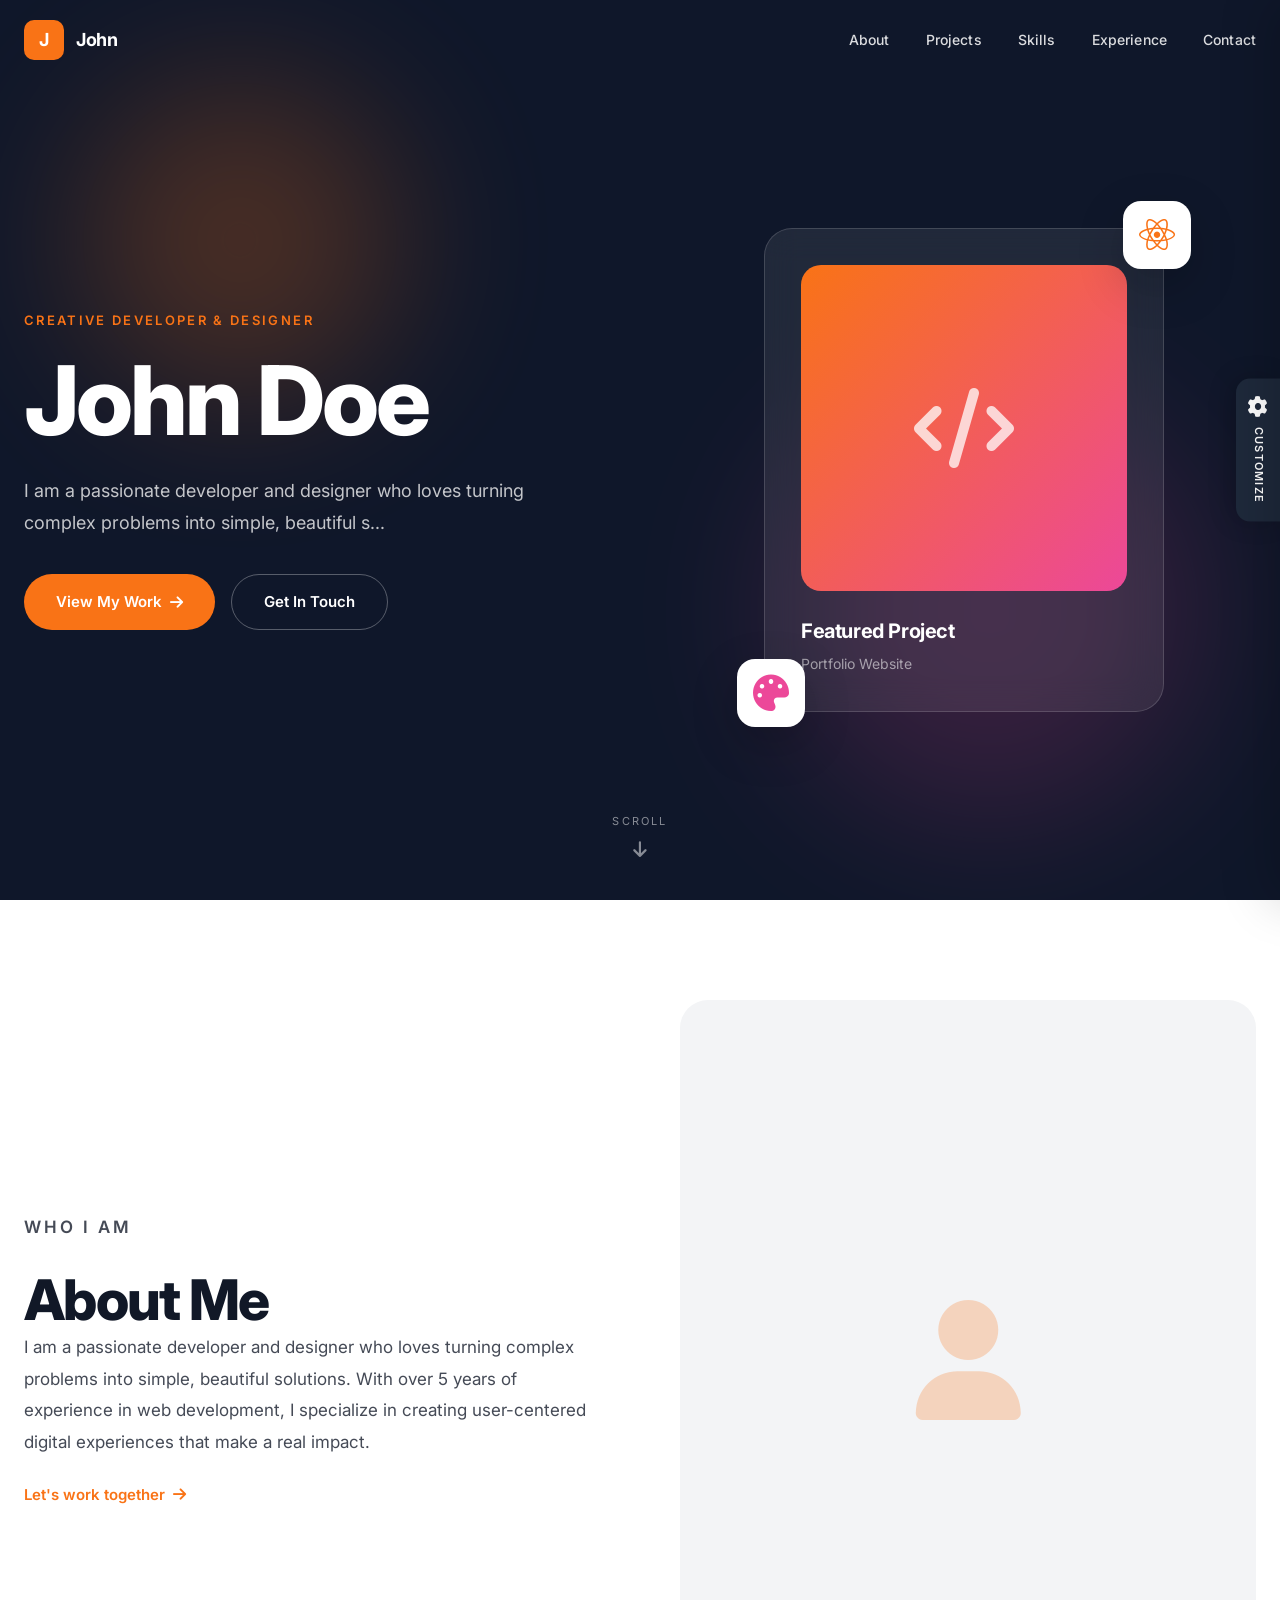
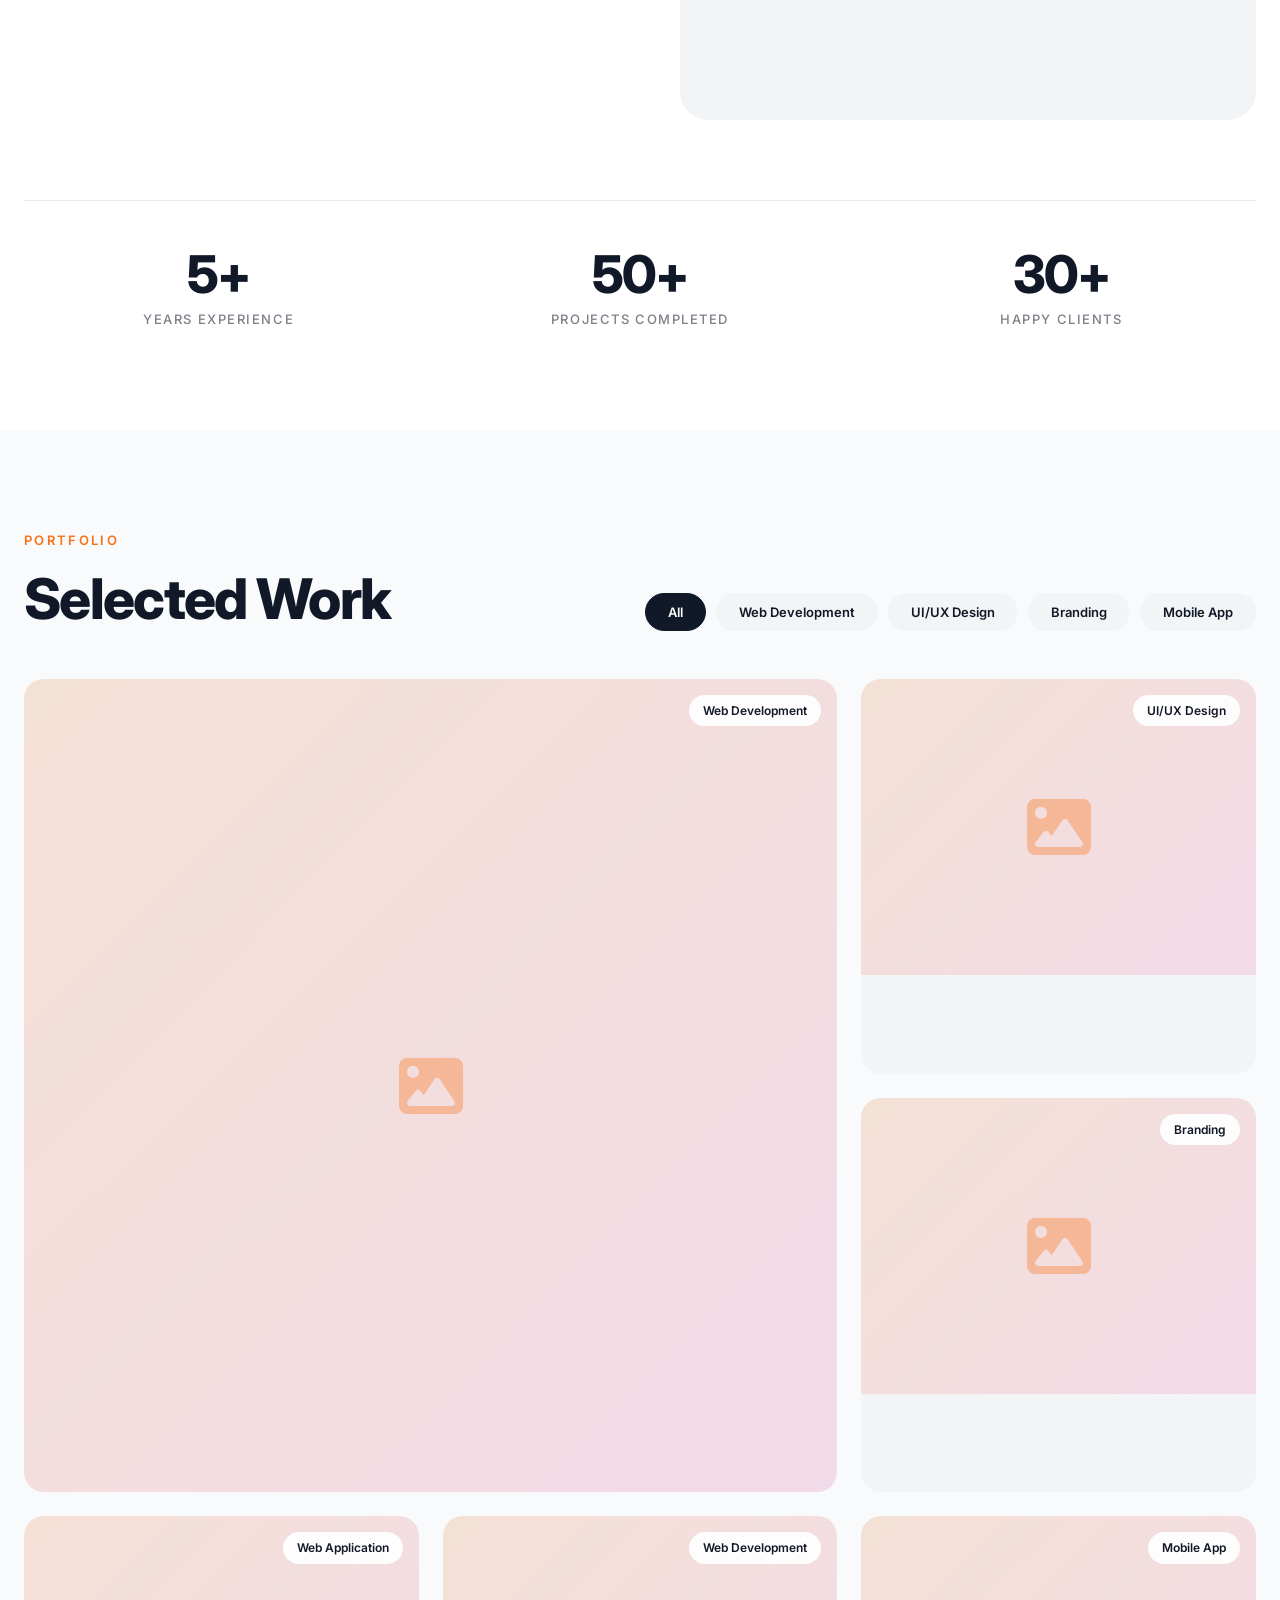
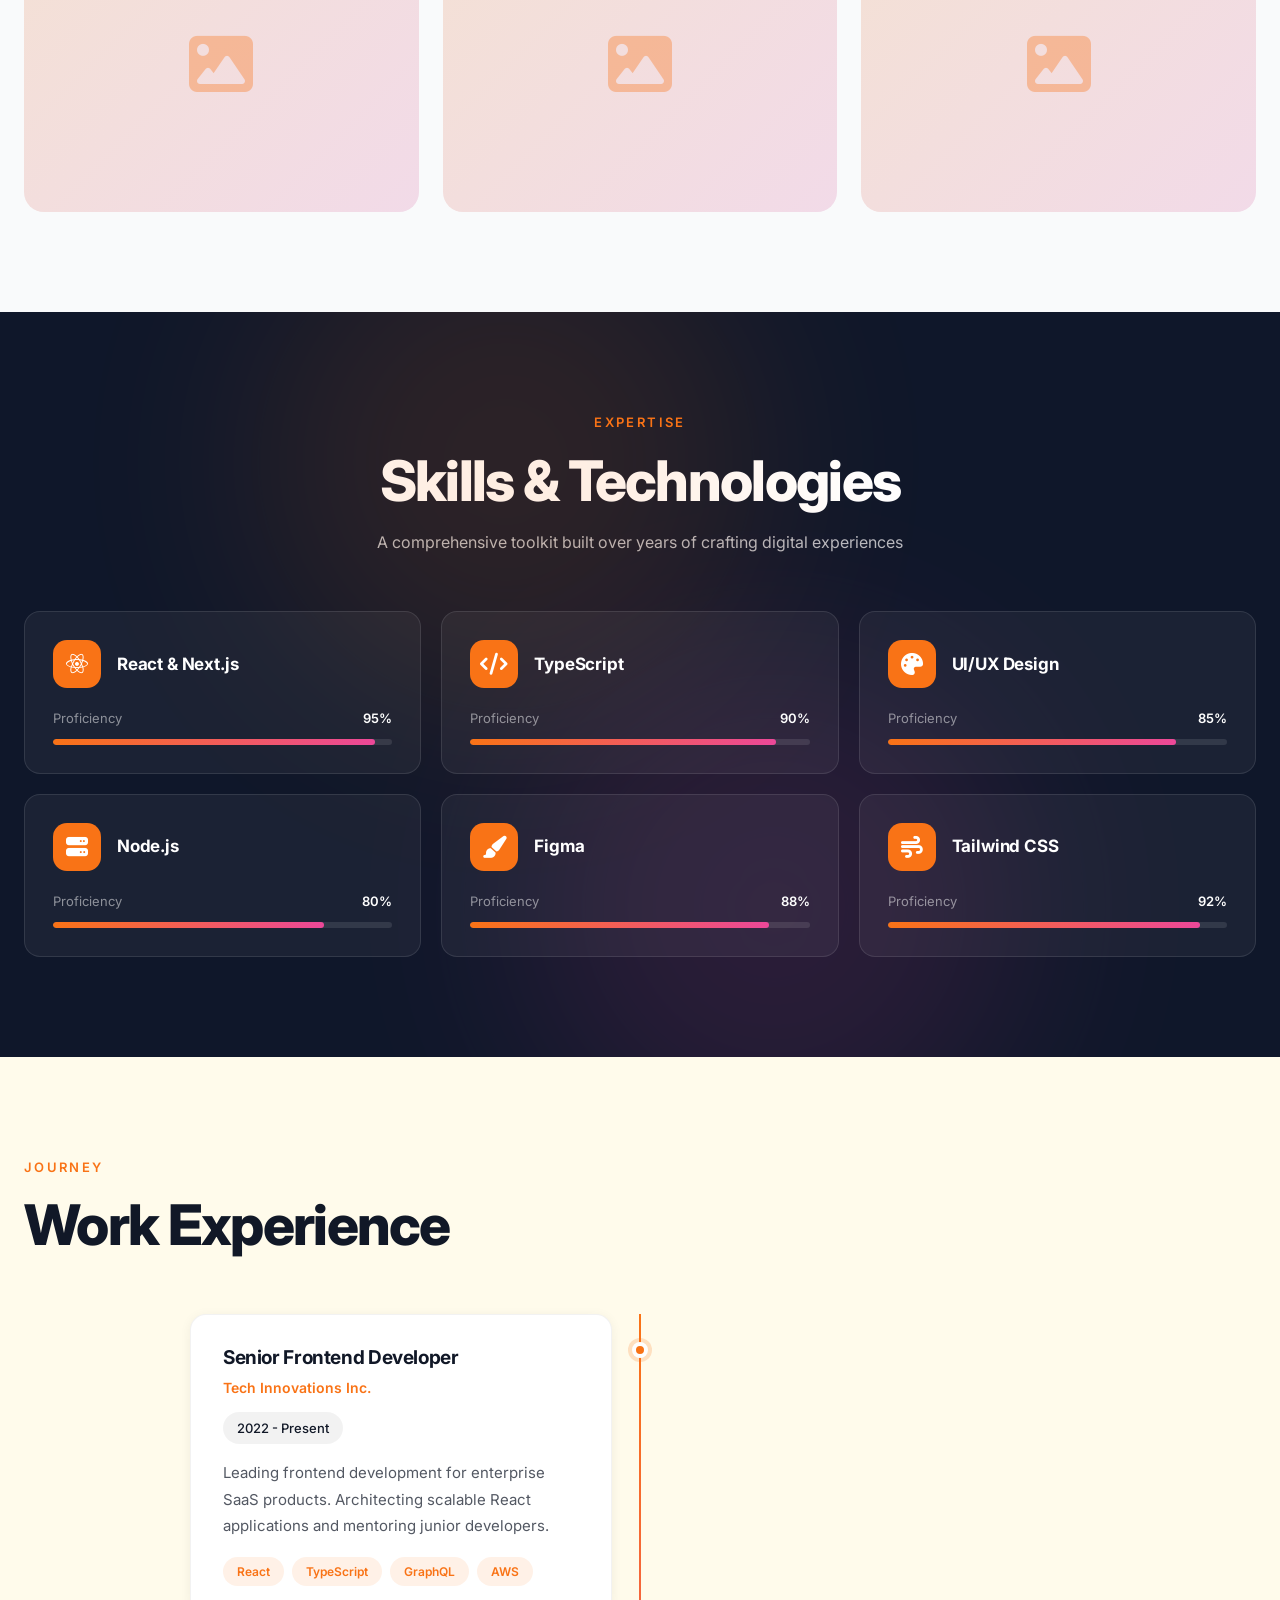
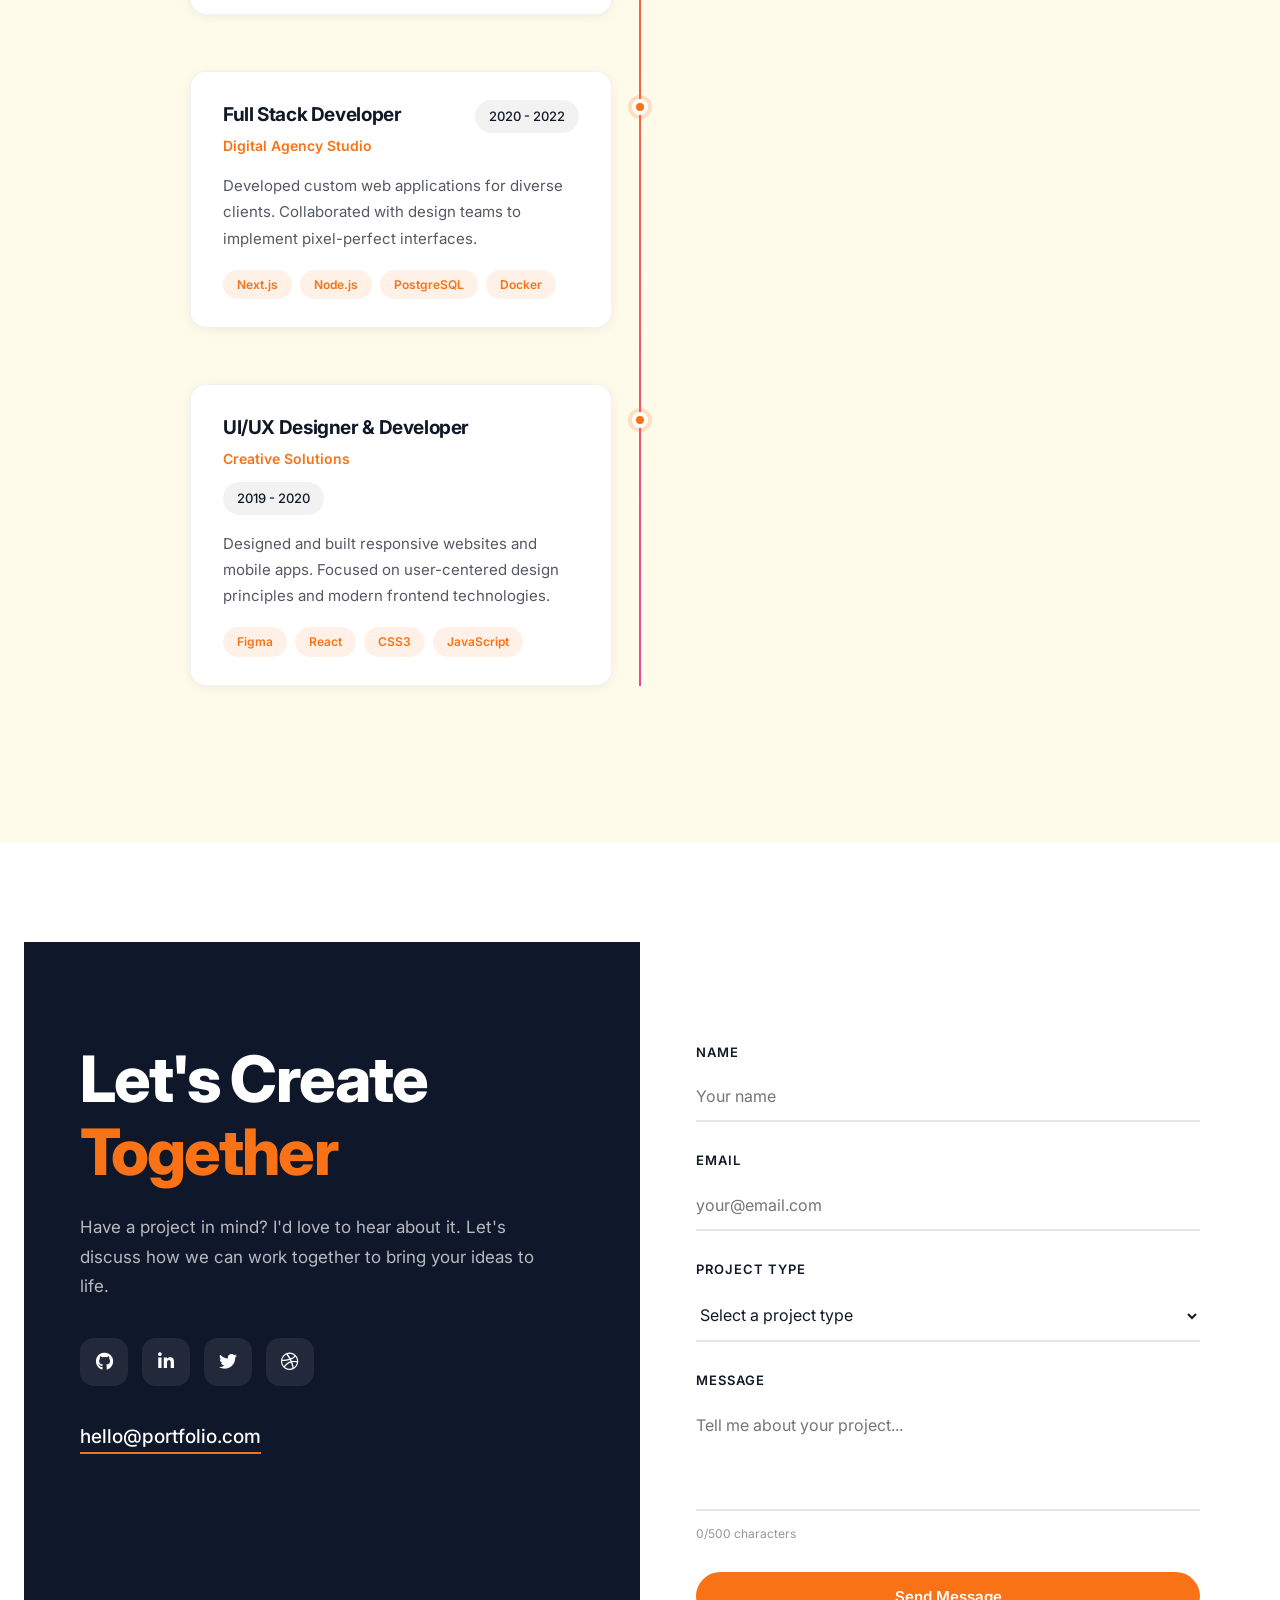
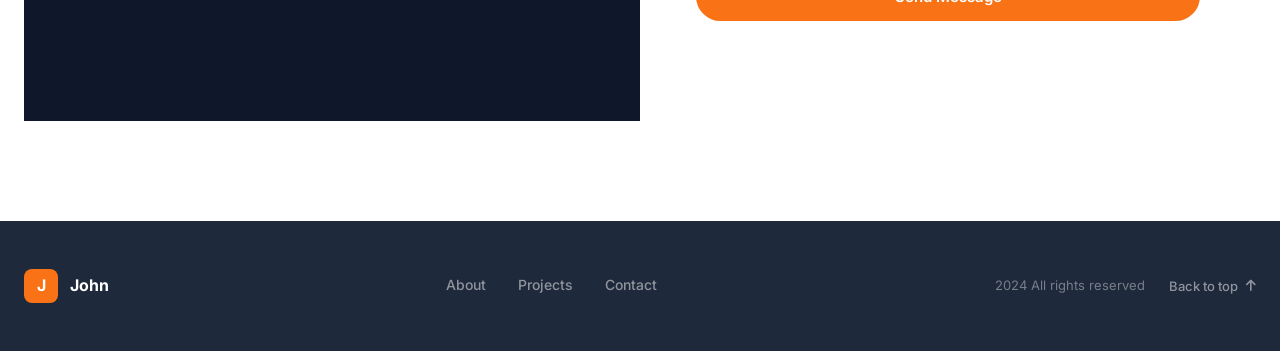
<file: index.html>
<!DOCTYPE html>
<html lang="en">

<head>
    <meta charset="UTF-8">
    <meta name="viewport" content="width=device-width, initial-scale=1.0">
    <title>Customizable Portfolio</title>
    <link
        href="https://fonts.googleapis.com/css2?family=Inter:wght@300;400;500;600;700&family=Poppins:wght@300;400;500;600;700&family=Raleway:wght@300;400;500;600;700&family=Space+Grotesk:wght@300;400;500;600;700&family=DM+Sans:wght@300;400;500;600;700&family=Playfair+Display:wght@400;500;600;700&display=swap"
        rel="stylesheet">
    <link rel="stylesheet" href="https://cdnjs.cloudflare.com/ajax/libs/font-awesome/6.4.0/css/all.min.css">
    <link rel="stylesheet" href="style.css">
</head>

<body>
    <!-- Navigation -->
    <nav class="navbar" id="navbar">
        <div class="navbar-inner">
            <a href="#" class="logo">
                <div class="logo-icon" id="logoIcon">J</div>
                <span class="logo-text" id="logoText">John</span>
            </a>
            <div class="nav-links">
                <a href="#about">About</a>
                <a href="#projects">Projects</a>
                <a href="#skills">Skills</a>
                <a href="#experience">Experience</a>
                <a href="#contact">Contact</a>
            </div>
            <button class="mobile-menu-btn" id="mobileMenuBtn">
                <i class="fas fa-bars"></i>
            </button>
        </div>
    </nav>
    <!-- Mobile Menu -->
    <div class="mobile-menu" id="mobileMenu">
        <a href="#about">About</a>
        <a href="#projects">Projects</a>
        <a href="#skills">Skills</a>
        <a href="#experience">Experience</a>
        <a href="#contact">Contact</a>
    </div>
    <!-- Hero Section -->
    <section class="hero" id="hero">
        <div class="hero-bg-shapes">
            <div class="hero-shape-1"></div>
            <div class="hero-shape-2"></div>
        </div>
        <div class="hero-content">
            <div class="hero-text">
                <p class="hero-tagline fade-in" id="heroTagline">Creative Developer & Designer</p>
                <h1 class="hero-title fade-in" id="heroTitle">John Doe</h1>
                <p class="hero-bio fade-in" id="heroBio">I am a passionate developer and designer who loves turning
                    complex problems into simple, beautiful solutions...</p>
                <div class="hero-buttons fade-in">
                    <a href="#projects" class="btn btn-primary">
                        View My Work <i class="fas fa-arrow-right"></i>
                    </a>
                    <a href="#contact" class="btn btn-outline">Get In Touch</a>
                </div>
            </div>
            <div class="hero-visual slide-right">
                <div class="hero-card">
                    <div class="hero-card-image">
                        <i class="fas fa-code"></i>
                    </div>
                    <h3>Featured Project</h3>
                    <p>Portfolio Website</p>
                    <div class="floating-icon floating-icon-1">
                        <i class="fab fa-react"></i>
                    </div>
                    <div class="floating-icon floating-icon-2">
                        <i class="fas fa-palette"></i>
                    </div>
                </div>
            </div>
        </div>
        <div class="scroll-indicator">
            <span>Scroll</span>
            <i class="fas fa-arrow-down"></i>
        </div>
    </section>
    <!-- About Section -->
    <section class="about" id="about">
        <div class="section-container">
            <div class="about-grid">
                <div class="about-text slide-left">
                    <p class="section-tagline">Who I Am</p>
                    <h2 class="section-title">About Me</h2>
                    <p id="aboutBio">I am a passionate developer and designer who loves turning complex problems into
                        simple, beautiful solutions. With over 5 years of experience in web development, I specialize in
                        creating user-centered digital experiences that make a real impact.</p>
                    <a href="#contact" class="about-link">
                        Let's work together <i class="fas fa-arrow-right"></i>
                    </a>
                </div>
                <div class="about-image slide-right">
                    <div class="about-image-main">
                        <i class="fas fa-user"></i>
                    </div>
                    <div class="about-image-accent-1"></div>
                    <div class="about-image-accent-2"></div>
                </div>
            </div>
            <div class="stats fade-in">
                <div class="stat">
                    <div class="stat-number">5+</div>
                    <div class="stat-label">Years Experience</div>
                </div>
                <div class="stat">
                    <div class="stat-number">50+</div>
                    <div class="stat-label">Projects Completed</div>
                </div>
                <div class="stat">
                    <div class="stat-number">30+</div>
                    <div class="stat-label">Happy Clients</div>
                </div>
            </div>
        </div>
    </section>
    <!-- Projects Section -->
    <section class="projects" id="projects">
        <div class="section-container">
            <div class="projects-header fade-in">
                <div>
                    <p class="section-tagline">Portfolio</p>
                    <h2 class="section-title">Selected Work</h2>
                </div>
                <div class="filter-buttons">
                    <button class="filter-btn active" data-filter="all">All</button>
                    <button class="filter-btn" data-filter="web">Web Development</button>
                    <button class="filter-btn" data-filter="ui">UI/UX Design</button>
                    <button class="filter-btn" data-filter="branding">Branding</button>
                    <button class="filter-btn" data-filter="mobile">Mobile App</button>
                </div>
            </div>
            <div class="projects-grid" id="projectsGrid">
                <div class="project-card large scale-in" data-category="web">
                    <div class="project-image">
                        <i class="fas fa-image"></i>
                        <div class="project-overlay">
                            <span class="project-category">Web Development</span>
                            <h3 class="project-title">E-Commerce Platform</h3>
                        </div>
                    </div>
                    <span class="project-tag">Web Development</span>
                </div>
                <div class="project-card scale-in" data-category="ui">
                    <div class="project-image">
                        <i class="fas fa-image"></i>
                        <div class="project-overlay">
                            <span class="project-category">UI/UX Design</span>
                            <h3 class="project-title">Mobile Banking App</h3>
                        </div>
                    </div>
                    <span class="project-tag">UI/UX Design</span>
                </div>
                <div class="project-card scale-in" data-category="branding">
                    <div class="project-image">
                        <i class="fas fa-image"></i>
                        <div class="project-overlay">
                            <span class="project-category">Branding</span>
                            <h3 class="project-title">Brand Identity</h3>
                        </div>
                    </div>
                    <span class="project-tag">Branding</span>
                </div>
                <div class="project-card scale-in" data-category="web">
                    <div class="project-image">
                        <i class="fas fa-image"></i>
                        <div class="project-overlay">
                            <span class="project-category">Web Application</span>
                            <h3 class="project-title">SaaS Dashboard</h3>
                        </div>
                    </div>
                    <span class="project-tag">Web Application</span>
                </div>
                <div class="project-card scale-in" data-category="web">
                    <div class="project-image">
                        <i class="fas fa-image"></i>
                        <div class="project-overlay">
                            <span class="project-category">Web Development</span>
                            <h3 class="project-title">Travel Booking Site</h3>
                        </div>
                    </div>
                    <span class="project-tag">Web Development</span>
                </div>
                <div class="project-card scale-in" data-category="mobile">
                    <div class="project-image">
                        <i class="fas fa-image"></i>
                        <div class="project-overlay">
                            <span class="project-category">Mobile App</span>
                            <h3 class="project-title">Fitness App</h3>
                        </div>
                    </div>
                    <span class="project-tag">Mobile App</span>
                </div>
            </div>
        </div>
    </section>
    <!-- Skills Section -->
    <section class="skills" id="skills">
        <div class="section-container">
            <div class="section-header fade-in" style="text-align: center;">
                <p class="section-tagline">Expertise</p>
                <h2 class="section-title">Skills & Technologies</h2>
                <p style="color: rgba(255,255,255,0.7); max-width: 600px; margin: 16px auto 0;">A comprehensive toolkit
                    built over years of crafting digital experiences</p>
            </div>
            <div class="skills-grid">
                <div class="skill-card scale-in">
                    <div class="skill-header">
                        <div class="skill-icon"><i class="fab fa-react"></i></div>
                        <span class="skill-name">React & Next.js</span>
                    </div>
                    <div class="skill-bar">
                        <div class="skill-bar-header">
                            <span>Proficiency</span>
                            <span>95%</span>
                        </div>
                        <div class="skill-progress">
                            <div class="skill-progress-bar" style="width: 0;" data-width="95"></div>
                        </div>
                    </div>
                </div>
                <div class="skill-card scale-in">
                    <div class="skill-header">
                        <div class="skill-icon"><i class="fas fa-code"></i></div>
                        <span class="skill-name">TypeScript</span>
                    </div>
                    <div class="skill-bar">
                        <div class="skill-bar-header">
                            <span>Proficiency</span>
                            <span>90%</span>
                        </div>
                        <div class="skill-progress">
                            <div class="skill-progress-bar" style="width: 0;" data-width="90"></div>
                        </div>
                    </div>
                </div>
                <div class="skill-card scale-in">
                    <div class="skill-header">
                        <div class="skill-icon"><i class="fas fa-palette"></i></div>
                        <span class="skill-name">UI/UX Design</span>
                    </div>
                    <div class="skill-bar">
                        <div class="skill-bar-header">
                            <span>Proficiency</span>
                            <span>85%</span>
                        </div>
                        <div class="skill-progress">
                            <div class="skill-progress-bar" style="width: 0;" data-width="85"></div>
                        </div>
                    </div>
                </div>
                <div class="skill-card scale-in">
                    <div class="skill-header">
                        <div class="skill-icon"><i class="fas fa-server"></i></div>
                        <span class="skill-name">Node.js</span>
                    </div>
                    <div class="skill-bar">
                        <div class="skill-bar-header">
                            <span>Proficiency</span>
                            <span>80%</span>
                        </div>
                        <div class="skill-progress">
                            <div class="skill-progress-bar" style="width: 0;" data-width="80"></div>
                        </div>
                    </div>
                </div>
                <div class="skill-card scale-in">
                    <div class="skill-header">
                        <div class="skill-icon"><i class="fas fa-paint-brush"></i></div>
                        <span class="skill-name">Figma</span>
                    </div>
                    <div class="skill-bar">
                        <div class="skill-bar-header">
                            <span>Proficiency</span>
                            <span>88%</span>
                        </div>
                        <div class="skill-progress">
                            <div class="skill-progress-bar" style="width: 0;" data-width="88"></div>
                        </div>
                    </div>
                </div>
                <div class="skill-card scale-in">
                    <div class="skill-header">
                        <div class="skill-icon"><i class="fas fa-wind"></i></div>
                        <span class="skill-name">Tailwind CSS</span>
                    </div>
                    <div class="skill-bar">
                        <div class="skill-bar-header">
                            <span>Proficiency</span>
                            <span>92%</span>
                        </div>
                        <div class="skill-progress">
                            <div class="skill-progress-bar" style="width: 0;" data-width="92"></div>
                        </div>
                    </div>
                </div>
            </div>
        </div>
    </section>
    <!-- Experience Section -->
    <section class="experience" id="experience">
        <div class="section-container">
            <div class="section-header fade-in">
                <p class="section-tagline">Journey</p>
                <h2 class="section-title">Work Experience</h2>
            </div>
            <div class="timeline">
                <div class="timeline-item fade-in">
                    <div class="timeline-dot"></div>
                    <div class="timeline-content">
                        <div class="timeline-header">
                            <div>
                                <h3 class="timeline-title">Senior Frontend Developer</h3>
                                <p class="timeline-company">Tech Innovations Inc.</p>
                            </div>
                            <span class="timeline-period">2022 - Present</span>
                        </div>
                        <p class="timeline-desc">Leading frontend development for enterprise SaaS products. Architecting
                            scalable React applications and mentoring junior developers.</p>
                        <div class="timeline-skills">
                            <span class="timeline-skill">React</span>
                            <span class="timeline-skill">TypeScript</span>
                            <span class="timeline-skill">GraphQL</span>
                            <span class="timeline-skill">AWS</span>
                        </div>
                    </div>
                    <div></div>
                </div>
                <div class="timeline-item fade-in">
                    <div class="timeline-dot"></div>
                    <div></div>
                    <div class="timeline-content">
                        <div class="timeline-header">
                            <div>
                                <h3 class="timeline-title">Full Stack Developer</h3>
                                <p class="timeline-company">Digital Agency Studio</p>
                            </div>
                            <span class="timeline-period">2020 - 2022</span>
                        </div>
                        <p class="timeline-desc">Developed custom web applications for diverse clients. Collaborated
                            with design teams to implement pixel-perfect interfaces.</p>
                        <div class="timeline-skills">
                            <span class="timeline-skill">Next.js</span>
                            <span class="timeline-skill">Node.js</span>
                            <span class="timeline-skill">PostgreSQL</span>
                            <span class="timeline-skill">Docker</span>
                        </div>
                    </div>
                </div>
                <div class="timeline-item fade-in">
                    <div class="timeline-dot"></div>
                    <div class="timeline-content">
                        <div class="timeline-header">
                            <div>
                                <h3 class="timeline-title">UI/UX Designer & Developer</h3>
                                <p class="timeline-company">Creative Solutions</p>
                            </div>
                            <span class="timeline-period">2019 - 2020</span>
                        </div>
                        <p class="timeline-desc">Designed and built responsive websites and mobile apps. Focused on
                            user-centered design principles and modern frontend technologies.</p>
                        <div class="timeline-skills">
                            <span class="timeline-skill">Figma</span>
                            <span class="timeline-skill">React</span>
                            <span class="timeline-skill">CSS3</span>
                            <span class="timeline-skill">JavaScript</span>
                        </div>
                    </div>
                    <div></div>
                </div>
            </div>
        </div>
    </section>
    <!-- Contact Section -->
    <section class="contact" id="contact">
        <div class="contact-left slide-left">
            <h2>Let's Create<br><span>Together</span></h2>
            <p>Have a project in mind? I'd love to hear about it. Let's discuss how we can work together to bring your
                ideas to life.</p>
            <div class="social-links">
                <a href="#" class="social-link"><i class="fab fa-github"></i></a>
                <a href="#" class="social-link"><i class="fab fa-linkedin-in"></i></a>
                <a href="#" class="social-link"><i class="fab fa-twitter"></i></a>
                <a href="#" class="social-link"><i class="fab fa-dribbble"></i></a>
            </div>
            <a href="mailto:hello@portfolio.com" class="contact-email" id="contactEmail">hello@portfolio.com</a>
        </div>
        <div class="contact-right slide-right">
            <form id="contactForm">
                <div class="form-group">
                    <label>Name</label>
                    <input type="text" name="name" placeholder="Your name" required>
                </div>
                <div class="form-group">
                    <label>Email</label>
                    <input type="email" name="email" placeholder="your@email.com" required>
                </div>
                <div class="form-group">
                    <label>Project Type</label>
                    <select name="project_type">
                        <option value="">Select a project type</option>
                        <option value="web_development">Web Development</option>
                        <option value="ui_ux_design">UI/UX Design</option>
                        <option value="branding">Branding</option>
                        <option value="consulting">Consulting</option>
                        <option value="other">Other</option>
                    </select>
                </div>
                <div class="form-group">
                    <label>Message</label>
                    <textarea name="message" rows="4" placeholder="Tell me about your project..." maxlength="500"
                        required></textarea>
                    <p class="char-count">0/500 characters</p>
                </div>
                <button type="submit" class="btn btn-primary" style="width: 100%; justify-content: center;">
                    Send Message
                </button>
            </form>
            <div class="form-success" id="formSuccess" style="display: none;">
                <div class="form-success-icon">
                    <i class="fas fa-check"></i>
                </div>
                <h3>Message Sent!</h3>
                <p>Thank you for reaching out. I'll get back to you soon.</p>
            </div>
        </div>
    </section>
    <!-- Footer -->
    <footer>
        <div class="footer-content">
            <div class="footer-logo">
                <div class="footer-logo-icon" id="footerLogoIcon">J</div>
                <span class="footer-logo-text" id="footerLogoText">John</span>
            </div>
            <div class="footer-links">
                <a href="#about">About</a>
                <a href="#projects">Projects</a>
                <a href="#contact">Contact</a>
            </div>
            <div class="footer-right">
                <span class="footer-copyright">2024 All rights reserved</span>
                <button class="back-to-top" id="backToTop">
                    Back to top <i class="fas fa-arrow-up"></i>
                </button>
            </div>
        </div>
    </footer>
    <!-- Customization Panel -->
    <div class="customize-toggle" id="customizeToggle">
        <i class="fas fa-cog"></i>
        <span>CUSTOMIZE</span>
    </div>
    <div class="customize-overlay" id="customizeOverlay"></div>
    <div class="customize-panel" id="customizePanel">
        <div class="customize-header">
            <h2>Customize Portfolio</h2>
            <button class="customize-close" id="customizeClose">
                <i class="fas fa-times"></i>
            </button>
        </div>
        <div class="customize-tabs">
            <button class="customize-tab active" data-tab="colors">
                <i class="fas fa-palette"></i>
                Colors
            </button>
            <button class="customize-tab" data-tab="typography">
                <i class="fas fa-font"></i>
                Typography
            </button>
            <button class="customize-tab" data-tab="layout">
                <i class="fas fa-th-large"></i>
                Layout
            </button>
            <button class="customize-tab" data-tab="animation">
                <i class="fas fa-magic"></i>
                Animation
            </button>
            <button class="customize-tab" data-tab="content">
                <i class="fas fa-edit"></i>
                Content
            </button>
            <button class="customize-tab" data-tab="sections">
                <i class="fas fa-layer-group"></i>
                Sections
            </button>
        </div>
        <div class="customize-content">
            <!-- Colors Tab -->
            <div class="customize-section active" id="tab-colors">
                <div class="form-row">
                    <label>Primary Color</label>
                    <div class="color-presets">
                        <button class="color-preset" style="background: #f97316;" data-color="#f97316"
                            title="Orange"></button>
                        <button class="color-preset" style="background: #14b8a6;" data-color="#14b8a6"
                            title="Teal"></button>
                        <button class="color-preset" style="background: #10b981;" data-color="#10b981"
                            title="Emerald"></button>
                        <button class="color-preset" style="background: #f43f5e;" data-color="#f43f5e"
                            title="Rose"></button>
                        <button class="color-preset" style="background: #f59e0b;" data-color="#f59e0b"
                            title="Amber"></button>
                        <button class="color-preset" style="background: #6366f1;" data-color="#6366f1"
                            title="Indigo"></button>
                    </div>
                    <input type="color" id="primaryColor" value="#f97316">
                </div>
                <div class="form-row">
                    <label>Secondary Color</label>
                    <input type="color" id="secondaryColor" value="#ec4899">
                </div>
                <div class="form-row">
                    <label>Hero Background</label>
                    <input type="color" id="heroBg" value="#0f172a">
                </div>
                <div class="form-row">
                    <label>Section Background</label>
                    <input type="color" id="sectionBg" value="#ffffff">
                </div>
                <div class="form-row">
                    <label>Text Color</label>
                    <input type="color" id="textColor" value="#111827">
                </div>
                <div class="form-row">
                    <label>Card Background</label>
                    <input type="color" id="cardBg" value="#f3f4f6">
                </div>
            </div>
            <!-- Typography Tab -->
            <div class="customize-section" id="tab-typography">
                <div class="form-row">
                    <label>Font Family</label>
                    <div class="font-options">
                        <button class="font-option active" data-font="'Inter', sans-serif">
                            <div class="preview" style="font-family: 'Inter', sans-serif;">Aa</div>
                            <div class="name">Inter</div>
                        </button>
                        <button class="font-option" data-font="'Poppins', sans-serif">
                            <div class="preview" style="font-family: 'Poppins', sans-serif;">Aa</div>
                            <div class="name">Poppins</div>
                        </button>
                        <button class="font-option" data-font="'Raleway', sans-serif">
                            <div class="preview" style="font-family: 'Raleway', sans-serif;">Aa</div>
                            <div class="name">Raleway</div>
                        </button>
                        <button class="font-option" data-font="'Space Grotesk', sans-serif">
                            <div class="preview" style="font-family: 'Space Grotesk', sans-serif;">Aa</div>
                            <div class="name">Space Grotesk</div>
                        </button>
                        <button class="font-option" data-font="'DM Sans', sans-serif">
                            <div class="preview" style="font-family: 'DM Sans', sans-serif;">Aa</div>
                            <div class="name">DM Sans</div>
                        </button>
                        <button class="font-option" data-font="'Playfair Display', serif">
                            <div class="preview" style="font-family: 'Playfair Display', serif;">Aa</div>
                            <div class="name">Playfair</div>
                        </button>
                    </div>
                </div>
                <div class="form-row">
                    <label>Border Radius: <span id="radiusValue">16</span>px</label>
                    <input type="range" id="borderRadius" min="0" max="28" value="16">
                </div>
            </div>
            <!-- Layout Tab -->
            <div class="customize-section" id="tab-layout">
                <div class="form-row">
                    <label>Layout Style</label>
                    <div class="layout-options">
                        <button class="layout-option active" data-layout="default">
                            <div class="layout-option-title">Default</div>
                            <div class="layout-option-desc">Standard layout with sidebar</div>
                        </button>
                        <button class="layout-option" data-layout="centered">
                            <div class="layout-option-title">Centered</div>
                            <div class="layout-option-desc">Content centered on page</div>
                        </button>
                        <button class="layout-option" data-layout="wide">
                            <div class="layout-option-title">Wide</div>
                            <div class="layout-option-desc">Full-width content areas</div>
                        </button>
                    </div>
                </div>
            </div>
            <!-- Animation Tab -->
            <div class="customize-section" id="tab-animation">
                <div class="form-row">
                    <label>Animation Level</label>
                    <div class="animation-options">
                        <button class="animation-option" data-anim="none">
                            <div class="animation-option-title">No Animations</div>
                            <div class="animation-option-desc">Static, instant transitions</div>
                        </button>
                        <button class="animation-option" data-anim="subtle">
                            <div class="animation-option-title">Subtle</div>
                            <div class="animation-option-desc">Gentle fades and slides</div>
                        </button>
                        <button class="animation-option active" data-anim="medium">
                            <div class="animation-option-title">Medium</div>
                            <div class="animation-option-desc">Smooth entrance animations</div>
                        </button>
                        <button class="animation-option" data-anim="full">
                            <div class="animation-option-title">Full</div>
                            <div class="animation-option-desc">All animations + floating elements</div>
                        </button>
                    </div>
                </div>
            </div>
            <!-- Content Tab -->
            <div class="customize-section" id="tab-content">
                <div class="form-row">
                    <label>Your Name</label>
                    <input type="text" class="customize-input" id="inputName" value="John Doe">
                </div>
                <div class="form-row">
                    <label>Tagline / Role</label>
                    <input type="text" class="customize-input" id="inputTagline" value="Creative Developer & Designer">
                </div>
                <div class="form-row">
                    <label>Bio / About Text</label>
                    <textarea class="customize-input" id="inputBio" rows="4"
                        maxlength="500">I am a passionate developer and designer who loves turning complex problems into simple, beautiful solutions. With over 5 years of experience in web development, I specialize in creating user-centered digital experiences that make a real impact.</textarea>
                    <p class="char-limit"><span id="bioCharCount">200</span>/500 characters</p>
                </div>
                <div class="form-row">
                    <label>Contact Email</label>
                    <input type="email" class="customize-input" id="inputEmail" value="hello@portfolio.com">
                </div>
            </div>
            <!-- Sections Tab -->
            <div class="customize-section" id="tab-sections">
                <div class="section-toggles">
                    <label class="section-toggle">
                        <span>Hero</span>
                        <div class="toggle-switch active" data-section="hero"></div>
                    </label>
                    <label class="section-toggle">
                        <span>About</span>
                        <div class="toggle-switch active" data-section="about"></div>
                    </label>
                    <label class="section-toggle">
                        <span>Projects</span>
                        <div class="toggle-switch active" data-section="projects"></div>
                    </label>
                    <label class="section-toggle">
                        <span>Skills</span>
                        <div class="toggle-switch active" data-section="skills"></div>
                    </label>
                    <label class="section-toggle">
                        <span>Experience</span>
                        <div class="toggle-switch active" data-section="experience"></div>
                    </label>
                    <label class="section-toggle">
                        <span>Contact</span>
                        <div class="toggle-switch active" data-section="contact"></div>
                    </label>
                </div>
            </div>
        </div>
        <div class="customize-footer">
            <button class="btn-reset" id="resetSettings">
                <i class="fas fa-undo"></i>
                Reset to Defaults
            </button>
        </div>
    </div>
    <script src="script.js"></script>
</body>

</html>
</file>
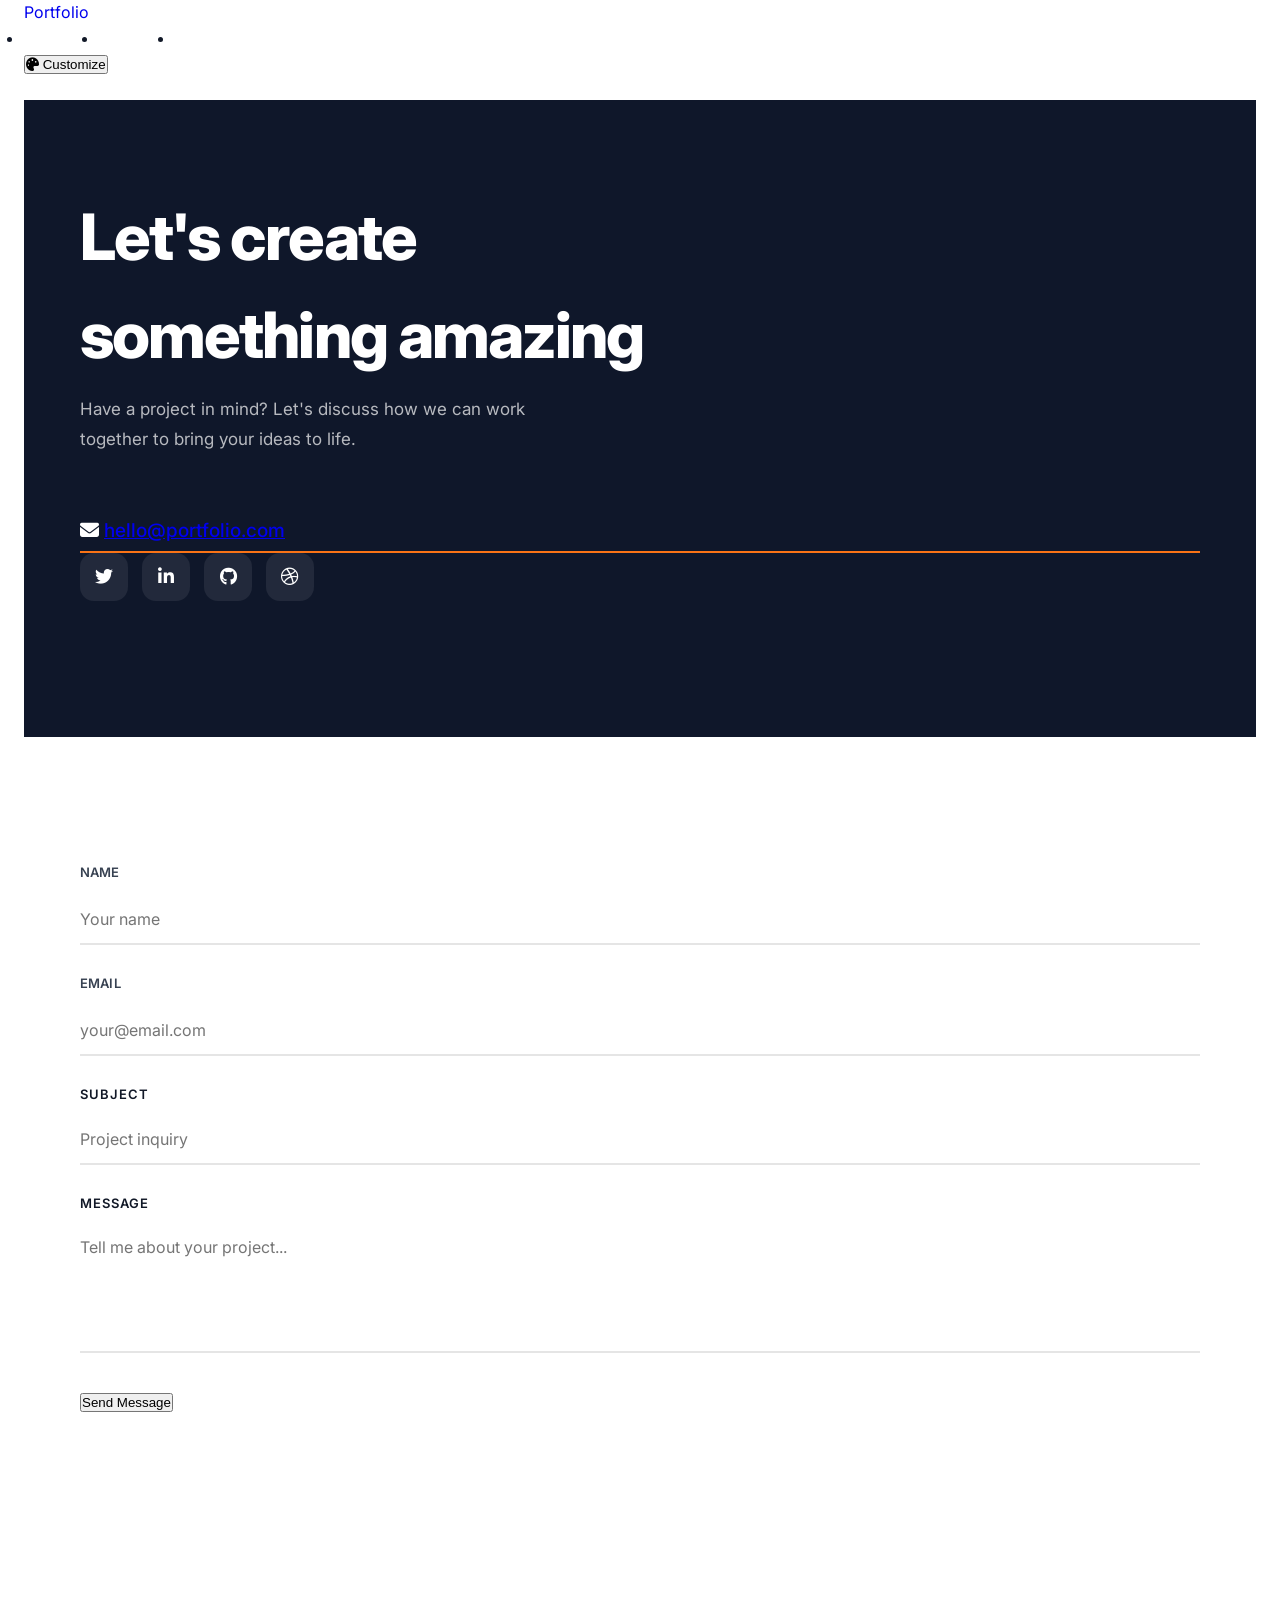
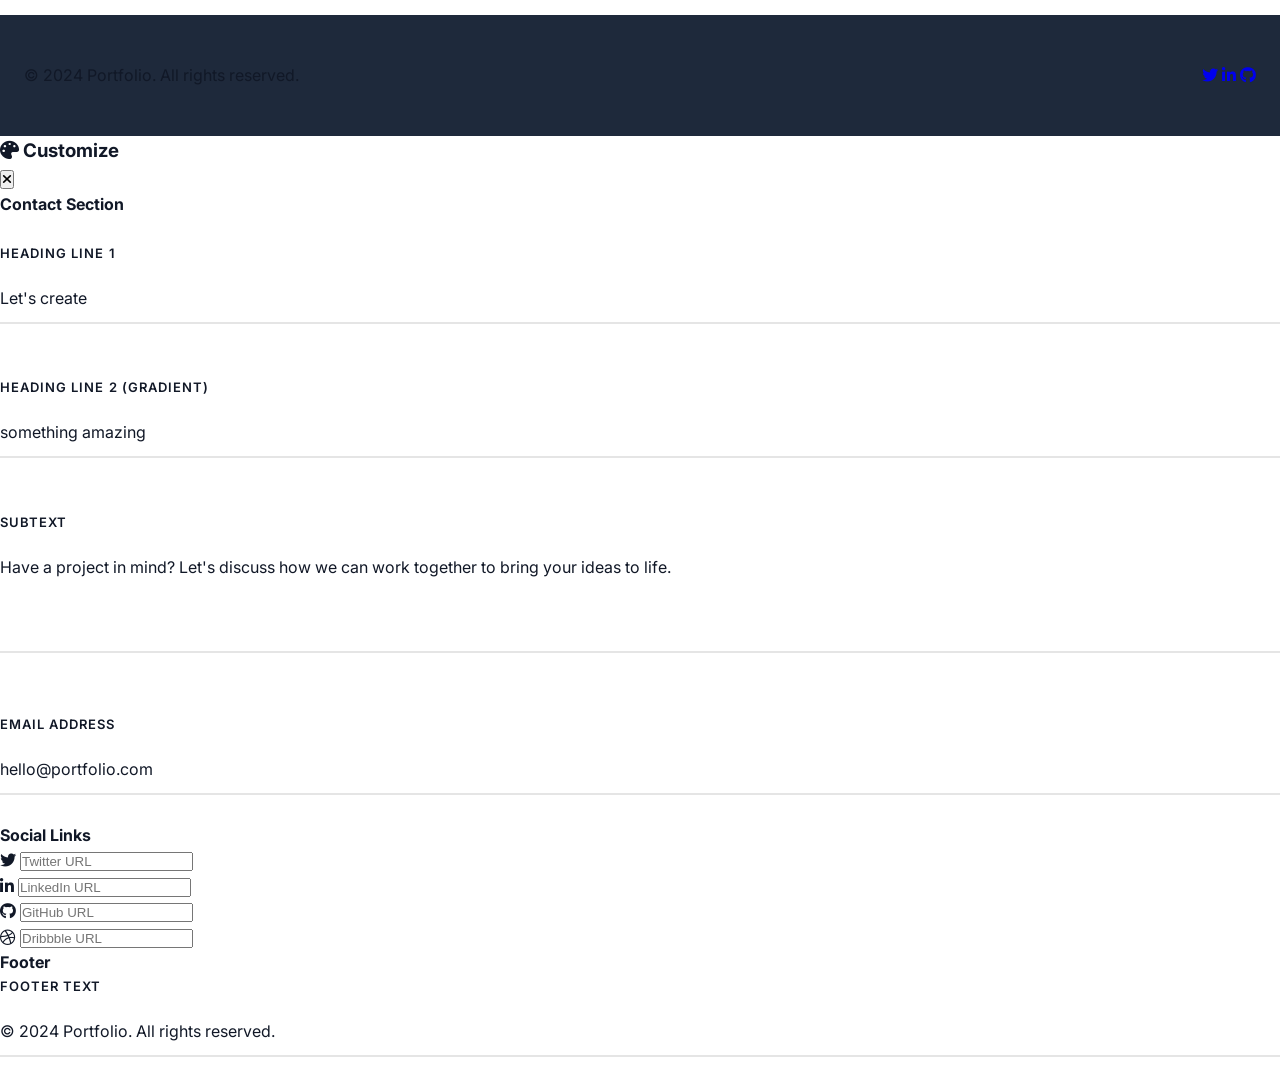
<file: contact.html>
<!DOCTYPE html>
<html lang="en">
<head>
    <meta charset="UTF-8">
    <meta name="viewport" content="width=device-width, initial-scale=1.0">
    <title>Contact - Portfolio</title>
    <link rel="stylesheet" href="style.css">
    <link href="https://fonts.googleapis.com/css2?family=Inter:wght@300;400;500;600;700&family=Poppins:wght@400;500;600;700&display=swap" rel="stylesheet">
    <link rel="stylesheet" href="https://cdnjs.cloudflare.com/ajax/libs/font-awesome/6.4.0/css/all.min.css">
</head>
<body>
    <!-- Navigation -->
    <nav class="navbar">
        <div class="nav-container">
            <a href="index.html" class="logo">Portfolio</a>
            <ul class="nav-links">
                <li><a href="index.html">Home</a></li>
                <li><a href="about.html">About</a></li>
                <li><a href="contact.html" class="active">Contact</a></li>
            </ul>
            <button class="customize-btn" onclick="togglePanel()">
                <i class="fas fa-palette"></i> Customize
            </button>
        </div>
    </nav>
    <!-- Contact Section -->
    <section class="contact-section">
        <div class="container">
            <div class="contact-content">
                <div class="contact-left">
                    <h2 id="contactHeading1">Let's create</h2>
                    <h2 class="gradient-text" id="contactHeading2">something amazing</h2>
                    <p class="contact-subtext" id="contactSubtext">Have a project in mind? Let's discuss how we can work together to bring your ideas to life.</p>
                  <br>
                    <div class="contact-email">
                        <i class="fas fa-envelope"></i>
                        <a href="mailto:hello@portfolio.com" id="contactEmail">hello@portfolio.com</a>
                    </div>
                        <div class="social-links" id="socialContainer">
                        <a href="#" class="social-link" data-platform="twitter"><i class="fab fa-twitter"></i></a>
                        <a href="#" class="social-link" data-platform="linkedin"><i class="fab fa-linkedin-in"></i></a>
                        <a href="#" class="social-link" data-platform="github"><i class="fab fa-github"></i></a>
                        <a href="#" class="social-link" data-platform="dribbble"><i class="fab fa-dribbble"></i></a>
                    </div>
                </div>
              <br>
                <div class="contact-right">
                    <form class="contact-form" id="contactForm">
                        <div class="form-row">
                            <div class="form-group">
                                <label>Name</label>
                                <input type="text" placeholder="Your name" required>
                            </div>
                            <div class="form-group">
                                <label>Email</label>
                                <input type="email" placeholder="your@email.com" required>
                            </div>
                        </div>
                        <div class="form-group">
                            <label>Subject</label>
                            <input type="text" placeholder="Project inquiry" required>
                        </div>
                        <div class="form-group">
                            <label>Message</label>
                            <textarea rows="5" placeholder="Tell me about your project..." required></textarea>
                        </div>
                        <button type="submit" class="submit-btn">Send Message</button>
                    </form>
                </div>
            </div>
        </div>
    </section>
    <!-- Footer -->
    <footer class="footer">
        <div class="container">
            <div class="footer-content">
                <p id="footerText">© 2024 Portfolio. All rights reserved.</p>
                <div class="footer-social" id="footerSocial">
                    <a href="#"><i class="fab fa-twitter"></i></a>
                    <a href="#"><i class="fab fa-linkedin-in"></i></a>
                    <a href="#"><i class="fab fa-github"></i></a>
                </div>
            </div>
        </div>
    </footer>
    <!-- Customization Panel -->
    <div class="customization-panel" id="customizePanel">
        <div class="panel-header">
            <h3><i class="fas fa-palette"></i> Customize</h3>
            <button class="close-btn" onclick="togglePanel()"><i class="fas fa-times"></i></button>
        </div>
        <div class="panel-content">
            <div class="tab-content active" id="contactTab">
                <h4>Contact Section</h4>
              <br>
                <div class="form-group">
                    <label>Heading Line 1</label>
                    <input type="text" id="editContactHeading1" value="Let's create" onchange="updateText('contactHeading1', this.value)">
                </div>
              <br>
                <div class="form-group">
                    <label>Heading Line 2 (Gradient)</label>
                    <input type="text" id="editContactHeading2" value="something amazing" onchange="updateText('contactHeading2', this.value)">
                </div>
              <br>
                <div class="form-group">
                    <label>Subtext</label>
                    <textarea id="editContactSubtext" rows="2" onchange="updateText('contactSubtext', this.value)">Have a project in mind? Let's discuss how we can work together to bring your ideas to life.</textarea>
                </div>
              <br>
                <div class="form-group">
                    <label>Email Address</label>
                    <input type="email" id="editContactEmail" value="hello@portfolio.com" onchange="updateEmail(this.value)">
                </div>
                <h4>Social Links</h4>
                <div class="social-editor">
                    <div class="social-edit">
                        <i class="fab fa-twitter"></i>
                        <input type="text" placeholder="Twitter URL" id="socialTwitter">
                    </div>
                    <div class="social-edit">
                        <i class="fab fa-linkedin-in"></i>
                        <input type="text" placeholder="LinkedIn URL" id="socialLinkedin">
                    </div>
                    <div class="social-edit">
                        <i class="fab fa-github"></i>
                        <input type="text" placeholder="GitHub URL" id="socialGithub">
                    </div>
                    <div class="social-edit">
                        <i class="fab fa-dribbble"></i>
                        <input type="text" placeholder="Dribbble URL" id="socialDribbble">
                    </div>
                </div>
                <h4>Footer</h4>
                <div class="form-group">
                    <label>Footer Text</label>
                    <input type="text" id="editFooterText" value="© 2024 Portfolio. All rights reserved." onchange="updateText('footerText', this.value)">
                </div>
            </div>
        </div>
    </div>
    <script src="script.js"></script>
</body>
</html>
</file>
<file: style.css>
/* ─── Reset & Variables ─────────────────────────────────────────────────────── */
*, *::before, *::after {
  margin: 0;
  padding: 0;
  box-sizing: border-box;
}
:root {
  --primary-color: #f97316;
  --secondary-color: #ec4899;
  --hero-bg: #0f172a;
  --section-bg: #ffffff;
  --text-color: #111827;
  --card-bg: #f3f4f6;
  --font-family: 'Inter', sans-serif;
  --border-radius: 16px;
}
html {
  scroll-behavior: smooth;
}
body {
  font-family: var(--font-family);
  color: var(--text-color);
  line-height: 1.6;
  overflow-x: hidden;
  -webkit-font-smoothing: antialiased;
}
/* ─── Navbar ────────────────────────────────────────────────────────────────── */
.navbar {
  position: fixed;
  top: 0;
  left: 0;
  right: 0;
  z-index: 40;
  transition: all 0.5s ease;
  padding: 0 24px;
}
.navbar.scrolled {
  background: rgba(255, 255, 255, 0.97);
  backdrop-filter: blur(16px);
  -webkit-backdrop-filter: blur(16px);
  box-shadow: 0 1px 0 rgba(0,0,0,0.08);
}
.navbar-inner {
  max-width: 1400px;
  margin: 0 auto;
  display: flex;
  align-items: center;
  justify-content: space-between;
  height: 80px;
}
.logo {
  display: flex;
  align-items: center;
  gap: 12px;
  text-decoration: none;
}
.logo-icon {
  width: 40px;
  height: 40px;
  border-radius: 10px;
  background: var(--primary-color);
  display: flex;
  align-items: center;
  justify-content: center;
  color: white;
  font-weight: 700;
  font-size: 18px;
  flex-shrink: 0;
}
.logo-text {
  font-weight: 700;
  font-size: 18px;
  color: white;
  transition: color 0.3s;
  letter-spacing: -0.02em;
}
.navbar.scrolled .logo-text {
  color: var(--text-color);
}
.nav-links {
  display: flex;
  gap: 36px;
}
.nav-links a {
  text-decoration: none;
  color: rgba(255,255,255,0.85);
  font-size: 14px;
  font-weight: 500;
  transition: color 0.25s;
  letter-spacing: 0.01em;
}
.navbar.scrolled .nav-links a {
  color: var(--text-color);
}
.nav-links a:hover {
  color: var(--primary-color);
}
.mobile-menu-btn {
  display: none;
  background: none;
  border: none;
  font-size: 24px;
  cursor: pointer;
  color: white;
  padding: 4px;
}
.navbar.scrolled .mobile-menu-btn {
  color: var(--text-color);
}
.mobile-menu {
  display: none;
  position: fixed;
  top: 0;
  left: 0;
  right: 0;
  bottom: 0;
  background: rgba(15, 23, 42, 0.97);
  backdrop-filter: blur(16px);
  z-index: 30;
  padding-top: 100px;
}
.mobile-menu.active {
  display: flex;
  flex-direction: column;
  align-items: center;
  gap: 36px;
}
.mobile-menu a {
  color: white;
  text-decoration: none;
  font-size: 26px;
  font-weight: 600;
  letter-spacing: -0.02em;
  transition: color 0.25s;
}
.mobile-menu a:hover {
  color: var(--primary-color);
}
/* ─── Hero ──────────────────────────────────────────────────────────────────── */
.hero {
  min-height: 100vh;
  display: flex;
  align-items: center;
  background: var(--hero-bg);
  position: relative;
  overflow: hidden;
  padding: 120px 24px 80px;
}
.hero-bg-shapes {
  position: absolute;
  inset: 0;
  pointer-events: none;
}
.hero-shape-1 {
  position: absolute;
  top: 80px;
  left: 80px;
  width: 320px;
  height: 320px;
  border-radius: 50%;
  filter: blur(80px);
  background: var(--primary-color);
  opacity: 0.25;
}
.hero-shape-2 {
  position: absolute;
  bottom: 80px;
  right: 80px;
  width: 420px;
  height: 420px;
  border-radius: 50%;
  filter: blur(80px);
  background: var(--secondary-color);
  opacity: 0.18;
}
.hero-content {
  max-width: 1400px;
  margin: 0 auto;
  width: 100%;
  display: grid;
  grid-template-columns: 1fr 1fr;
  gap: 64px;
  align-items: center;
  position: relative;
  z-index: 1;
}
.hero-text {
  color: white;
}
.hero-tagline {
  font-weight: 600;
  letter-spacing: 0.18em;
  text-transform: uppercase;
  font-size: 13px;
  margin-bottom: 20px;
  color: var(--primary-color);
}
.hero-title {
  font-size: clamp(48px, 8vw, 96px);
  font-weight: 800;
  line-height: 1.05;
  margin-bottom: 24px;
  letter-spacing: -0.03em;
}
.hero-bio {
  font-size: 18px;
  max-width: 500px;
  margin-bottom: 36px;
  opacity: 0.75;
  line-height: 1.75;
}
.hero-buttons {
  display: flex;
  gap: 16px;
  flex-wrap: wrap;
}
.btn {
  display: inline-flex;
  align-items: center;
  gap: 8px;
  padding: 15px 32px;
  border-radius: 50px;
  text-decoration: none;
  font-weight: 600;
  transition: all 0.3s ease;
  cursor: pointer;
  border: none;
  font-size: 15px;
  font-family: var(--font-family);
  white-space: nowrap;
}
.btn-primary {
  background: var(--primary-color);
  color: white;
}
.btn-primary:hover {
  transform: translateY(-3px);
  box-shadow: 0 12px 32px rgba(0,0,0,0.25);
  filter: brightness(1.05);
}
.btn-outline {
  background: transparent;
  color: white;
  border: 1.5px solid rgba(255,255,255,0.3);
}
.btn-outline:hover {
  background: rgba(255,255,255,0.1);
  border-color: rgba(255,255,255,0.5);
}
.hero-visual {
  display: flex;
  justify-content: center;
}
.hero-card {
  background: rgba(255,255,255,0.08);
  backdrop-filter: blur(16px);
  -webkit-backdrop-filter: blur(16px);
  border: 1px solid rgba(255,255,255,0.15);
  border-radius: 28px;
  padding: 36px;
  max-width: 400px;
  width: 100%;
  position: relative;
}
.hero-card-image {
  aspect-ratio: 1;
  border-radius: 20px;
  background: linear-gradient(135deg, var(--primary-color), var(--secondary-color));
  display: flex;
  align-items: center;
  justify-content: center;
  margin-bottom: 24px;
  overflow: hidden;
}
.hero-card-image i {
  font-size: 80px;
  color: rgba(255,255,255,0.75);
}
.hero-card h3 {
  font-size: 20px;
  font-weight: 700;
  margin-bottom: 6px;
  color: white;
  letter-spacing: -0.02em;
}
.hero-card p {
  color: rgba(255,255,255,0.55);
  font-size: 14px;
}
.floating-icon {
  position: absolute;
  background: white;
  border-radius: 18px;
  padding: 16px;
  box-shadow: 0 16px 48px rgba(0,0,0,0.2);
}
.floating-icon-1 {
  top: -28px;
  right: -28px;
}
.floating-icon-2 {
  bottom: -16px;
  left: -28px;
}
.floating-icon i {
  font-size: 36px;
  color: var(--primary-color);
  display: block;
}
.floating-icon-2 i {
  color: var(--secondary-color);
}
.scroll-indicator {
  position: absolute;
  bottom: 36px;
  left: 50%;
  transform: translateX(-50%);
  color: rgba(255,255,255,0.5);
  text-align: center;
}
.scroll-indicator span {
  font-size: 11px;
  text-transform: uppercase;
  letter-spacing: 0.2em;
  display: block;
  margin-bottom: 8px;
}
.scroll-indicator i {
  font-size: 18px;
  animation: bounce 1.6s ease-in-out infinite;
}
@keyframes bounce {
  0%, 100% { transform: translateY(0); }
  50% { transform: translateY(10px); }
}
/* ─── Sections Base ─────────────────────────────────────────────────────────── */
section {
  padding: 100px 24px;
}
.section-container {
  max-width: 1400px;
  margin: 0 auto;
}
.section-header {
  margin-bottom: 56px;
}
.section-tagline {
  font-weight: 600;
  letter-spacing: 0.18em;
  text-transform: uppercase;
  font-size: 13px;
  margin-bottom: 16px;
  color: var(--primary-color);
}
.section-title {
  font-size: clamp(32px, 5vw, 56px);
  font-weight: 800;
  line-height: 1.15;
  color: var(--text-color);
  letter-spacing: -0.03em;
}
/* ─── About ─────────────────────────────────────────────────────────────────── */
.about {
  background: var(--section-bg);
}
.about-grid {
  display: grid;
  grid-template-columns: 1fr 1fr;
  gap: 80px;
  align-items: center;
}
.about-text p {
  font-size: 17px;
  line-height: 1.85;
  margin-bottom: 24px;
  color: var(--text-color);
  opacity: 0.78;
}
.about-link {
  display: inline-flex;
  align-items: center;
  gap: 8px;
  color: var(--primary-color);
  text-decoration: none;
  font-weight: 600;
  font-size: 15px;
  transition: gap 0.3s;
}
.about-link:hover {
  gap: 16px;
}
.about-image {
  position: relative;
}
.about-image-main {
  aspect-ratio: 4/5;
  border-radius: 28px;
  background: var(--card-bg);
  display: flex;
  align-items: center;
  justify-content: center;
  overflow: hidden;
}
.about-image-main i {
  font-size: 120px;
  color: var(--primary-color);
  opacity: 0.25;
}
.about-image-accent-1 {
  position: absolute;
  top: -24px;
  right: -24px;
  width: 96px;
  height: 96px;
  background: var(--primary-color);
  border-radius: 20px;
  z-index: -1;
}
.about-image-accent-2 {
  position: absolute;
  bottom: -24px;
  left: -24px;
  width: 128px;
  height: 128px;
  background: var(--secondary-color);
  border-radius: 50%;
  filter: blur(40px);
  opacity: 0.2;
  z-index: -1;
}
.stats {
  display: grid;
  grid-template-columns: repeat(3, 1fr);
  gap: 32px;
  margin-top: 80px;
  padding-top: 48px;
  border-top: 1px solid rgba(0,0,0,0.08);
}
.stat {
  text-align: center;
}
.stat-number {
  font-size: 52px;
  font-weight: 800;
  color: var(--text-color);
  margin-bottom: 8px;
  letter-spacing: -0.04em;
  line-height: 1;
}
.stat-label {
  font-size: 13px;
  text-transform: uppercase;
  letter-spacing: 0.12em;
  color: var(--text-color);
  opacity: 0.55;
  font-weight: 500;
}
/* ─── Projects ──────────────────────────────────────────────────────────────── */
.projects {
  background: #f9fafb;
}
.projects-header {
  display: flex;
  justify-content: space-between;
  align-items: flex-end;
  flex-wrap: wrap;
  gap: 24px;
  margin-bottom: 48px;
}
.filter-buttons {
  display: flex;
  gap: 10px;
  flex-wrap: wrap;
}
.filter-btn {
  padding: 10px 22px;
  border-radius: 50px;
  border: 1.5px solid transparent;
  background: var(--card-bg);
  color: var(--text-color);
  font-size: 13px;
  font-weight: 600;
  cursor: pointer;
  transition: all 0.25s;
  font-family: var(--font-family);
  white-space: nowrap;
}
.filter-btn:hover {
  border-color: var(--primary-color);
  color: var(--primary-color);
}
.filter-btn.active {
   background: var(--text-color);
  color: var(--section-bg);
  border-color: var(--text-color);
}
.projects-grid {
  display: grid;
  grid-template-columns: repeat(auto-fill, minmax(340px, 1fr));
  gap: 24px;
}
.project-card {
  background: var(--card-bg);
  border-radius: calc(var(--border-radius) + 4px);
  overflow: hidden;
  cursor: pointer;
  transition: all 0.35s ease;
  position: relative;
}
.project-card:hover {
  transform: translateY(-6px);
  box-shadow: 0 24px 48px rgba(0, 0, 0, 0.12);
}
.project-card.large {
  grid-column: span 2;
  grid-row: span 2;
}
.project-image {
  aspect-ratio: 4/3;
  background: linear-gradient(135deg, rgba(249, 115, 22, 0.15), rgba(236, 72, 153, 0.15));
  display: flex;
  align-items: center;
  justify-content: center;
  position: relative;
  overflow: hidden;
}
.project-card.large .project-image {
  aspect-ratio: 1;
}
.project-image i {
  font-size: 64px;
  color: var(--primary-color);
  opacity: 0.35;
  transition: transform 0.5s ease;
}
.project-card:hover .project-image i {
  transform: scale(1.1);
}
.project-overlay {
  position: absolute;
  inset: 0;
  background: linear-gradient(to top, rgba(0, 0, 0, 0.85), rgba(0, 0, 0, 0.2), transparent);
  opacity: 0;
  transition: opacity 0.4s ease;
  display: flex;
  flex-direction: column;
  justify-content: flex-end;
  padding: 28px;
}
.project-card:hover .project-overlay {
  opacity: 1;
}
.project-category {
  font-size: 12px;
  font-weight: 600;
  text-transform: uppercase;
  letter-spacing: 0.12em;
  color: var(--primary-color);
  margin-bottom: 8px;
}
.project-title {
  font-size: 22px;
  font-weight: 700;
  color: white;
  letter-spacing: -0.02em;
}
.project-tag {
  position: absolute;
  top: 16px;
  right: 16px;
  padding: 6px 14px;
  background: rgba(255, 255, 255, 0.92);
  backdrop-filter: blur(8px);
  border-radius: 50px;
  font-size: 12px;
  font-weight: 600;
  color: var(--text-color);
}
/* ─── Skills ────────────────────────────────────────────────────────────────── */
.skills {
  background: var(--hero-bg);
  position: relative;
  overflow: hidden;
}
.skills::before,
.skills::after {
  content: '';
  position: absolute;
  width: 500px;
  height: 500px;
  border-radius: 50%;
  filter: blur(100px);
  opacity: 0.12;
  pointer-events: none;
}
.skills::before {
  top: -100px;
  left: 20%;
  background: var(--primary-color);
}
.skills::after {
  bottom: -100px;
  right: 20%;
  background: var(--secondary-color);
}
.skills .section-title {
  color: white;
}
.skills-grid {
  display: grid;
  grid-template-columns: repeat(auto-fill, minmax(300px, 1fr));
  gap: 20px;
  position: relative;
  z-index: 1;
}
.skill-card {
  background: rgba(255, 255, 255, 0.05);
  border: 1px solid rgba(255, 255, 255, 0.1);
  border-radius: var(--border-radius);
  padding: 28px;
  transition: all 0.3s ease;
}
.skill-card:hover {
  transform: translateY(-8px);
  background: rgba(255, 255, 255, 0.08);
  border-color: rgba(255, 255, 255, 0.2);
}
.skill-header {
  display: flex;
  align-items: center;
  gap: 16px;
  margin-bottom: 20px;
}
.skill-icon {
  width: 48px;
  height: 48px;
  border-radius: 14px;
  background: var(--primary-color);
  display: flex;
  align-items: center;
  justify-content: center;
  flex-shrink: 0;
}
.skill-icon i {
  font-size: 22px;
  color: white;
}
.skill-name {
  font-size: 17px;
  font-weight: 700;
  color: white;
  letter-spacing: -0.01em;
}
.skill-bar {
  margin-top: 4px;
}
.skill-bar-header {
  display: flex;
  justify-content: space-between;
  font-size: 13px;
  margin-bottom: 10px;
}
.skill-bar-header span:first-child {
  color: rgba(255, 255, 255, 0.5);
}
.skill-bar-header span:last-child {
  color: white;
  font-weight: 600;
}
.skill-progress {
  height: 6px;
  background: rgba(255, 255, 255, 0.1);
  border-radius: 3px;
  overflow: hidden;
}
.skill-progress-bar {
  height: 100%;
  background: linear-gradient(to right, var(--primary-color), var(--secondary-color));
  border-radius: 3px;
  transition: width 1.2s cubic-bezier(0.4, 0, 0.2, 1);
}
/* ─── Experience ────────────────────────────────────────────────────────────── */
.experience {
  background: #fffbeb;
}
.timeline {
  position: relative;
  max-width: 900px;
  margin: 0 auto;
}
.timeline::before {
  content: '';
  position: absolute;
  left: 50%;
  top: 0;
  bottom: 0;
  width: 2px;
  background: linear-gradient(to bottom, var(--primary-color), var(--secondary-color));
  transform: translateX(-50%);
}
.timeline-item {
  display: grid;
  grid-template-columns: 1fr 1fr;
  gap: 56px;
  margin-bottom: 56px;
  position: relative;
}
.timeline-item:nth-child(even) {
  direction: rtl;
}
.timeline-item:nth-child(even) > * {
  direction: ltr;
}
.timeline-dot {
  position: absolute;
  left: 50%;
  top: 28px;
  width: 16px;
  height: 16px;
  background: var(--primary-color);
  border: 4px solid white;
  border-radius: 50%;
  transform: translateX(-50%);
  box-shadow: 0 0 0 4px rgba(249, 115, 22, 0.2);
  z-index: 1;
}
.timeline-content {
  background: white;
  border-radius: var(--border-radius);
  padding: 28px 32px;
  box-shadow: 0 2px 12px rgba(0, 0, 0, 0.06);
  transition: box-shadow 0.3s, transform 0.3s;
  border: 1px solid rgba(0, 0, 0, 0.05);
}
.timeline-content:hover {
  box-shadow: 0 12px 32px rgba(0, 0, 0, 0.1);
  transform: translateY(-4px);
}
.timeline-header {
  display: flex;
  justify-content: space-between;
  align-items: flex-start;
  flex-wrap: wrap;
  gap: 12px;
  margin-bottom: 16px;
}
.timeline-title {
  font-size: 19px;
  font-weight: 700;
  color: var(--text-color);
  margin-bottom: 4px;
  letter-spacing: -0.02em;
}
.timeline-company {
  color: var(--primary-color);
  font-weight: 600;
  font-size: 14px;
}
.timeline-period {
  font-size: 13px;
  padding: 6px 14px;
  background: rgba(0, 0, 0, 0.05);
  border-radius: 50px;
  color: var(--text-color);
  font-weight: 500;
  white-space: nowrap;
}
.timeline-desc {
  color: var(--text-color);
  opacity: 0.72;
  line-height: 1.75;
  margin-bottom: 18px;
  font-size: 15px;
}
.timeline-skills {
  display: flex;
  flex-wrap: wrap;
  gap: 8px;
}
.timeline-skill {
  padding: 5px 14px;
  background: rgba(249, 115, 22, 0.1);
  border-radius: 50px;
  font-size: 12px;
  color: var(--primary-color);
  font-weight: 600;
}
/* ─── Contact ───────────────────────────────────────────────────────────────── */
.contact {
  display: grid;
  grid-template-columns: 1fr 1fr;
}
.contact-left {
  background: var(--hero-bg);
  padding: 100px 56px;
}
.contact-left h2 {
  font-size: clamp(32px, 5vw, 64px);
  font-weight: 800;
  color: white;
  line-height: 1.15;
  margin-bottom: 24px;
  letter-spacing: -0.03em;
}
.contact-left h2 span {
  color: var(--primary-color);
}
.contact-left p {
  font-size: 17px;
  color: rgba(255, 255, 255, 0.7);
  margin-bottom: 36px;
  max-width: 480px;
  line-height: 1.75;
}
.social-links {
  display: flex;
  gap: 14px;
  margin-bottom: 36px;
}
.social-link {
  width: 48px;
  height: 48px;
  border-radius: 14px;
  background: rgba(255, 255, 255, 0.08);
  display: flex;
  align-items: center;
  justify-content: center;
  color: white;
  text-decoration: none;
  transition: all 0.3s;
  font-size: 18px;
}
.social-link:hover {
  background: var(--primary-color);
  transform: translateY(-4px);
}
.contact-email {
  font-size: 19px;
  color: white;
  text-decoration: none;
  border-bottom: 2px solid var(--primary-color);
  padding-bottom: 4px;
  transition: color 0.3s;
  font-weight: 500;
}
.contact-email:hover {
  color: var(--primary-color);
}
.contact-right {
  background: var(--section-bg);
  padding: 100px 56px;
}
.form-group {
  margin-bottom: 28px;
}
.form-group label {
  display: block;
  font-size: 13px;
  font-weight: 600;
  margin-bottom: 10px;
  color: var(--text-color);
  text-transform: uppercase;
  letter-spacing: 0.08em;
}
.form-group input,
.form-group select,
.form-group textarea {
  width: 100%;
  padding: 14px 0;
  border: none;
  border-bottom: 2px solid rgba(0, 0, 0, 0.1);
  background: transparent;
  font-size: 16px;
  color: var(--text-color);
  font-family: inherit;
  transition: border-color 0.3s;
  outline: none;
}
.form-group input:focus,
.form-group select:focus,
.form-group textarea:focus {
  border-color: var(--primary-color);
}
.form-group textarea {
  resize: none;
  min-height: 110px;
}
.char-count {
  font-size: 12px;
  color: var(--text-color);
  opacity: 0.45;
  margin-top: 6px;
}
.form-success {
  text-align: center;
  padding: 56px 0;
}
.form-success-icon {
  width: 80px;
  height: 80px;
  border-radius: 50%;
  background: rgba(249, 115, 22, 0.15);
  display: flex;
  align-items: center;
  justify-content: center;
  margin: 0 auto 24px;
}
.form-success-icon i {
  font-size: 40px;
  color: var(--primary-color);
}
.form-success h3 {
  font-size: 26px;
  font-weight: 700;
  color: var(--text-color);
  margin-bottom: 10px;
  letter-spacing: -0.02em;
}
.form-success p {
  color: var(--text-color);
  opacity: 0.65;
  font-size: 16px;
}
/* ─── Footer ────────────────────────────────────────────────────────────────── */
footer {
  background: #1e293b;
  padding: 48px 24px;
}
.footer-content {
  max-width: 1400px;
  margin: 0 auto;
  display: flex;
  justify-content: space-between;
  align-items: center;
  flex-wrap: wrap;
  gap: 24px;
}
.footer-logo {
  display: flex;
  align-items: center;
  gap: 12px;
}
.footer-logo-icon {
  width: 34px;
  height: 34px;
  border-radius: 8px;
  background: var(--primary-color);
  display: flex;
  align-items: center;
  justify-content: center;
  color: white;
  font-weight: 700;
  font-size: 16px;
}
.footer-logo-text {
  font-weight: 700;
  color: white;
  font-size: 16px;
  letter-spacing: -0.01em;
}
.footer-links {
  display: flex;
  gap: 32px;
}
.footer-links a {
  color: rgba(255, 255, 255, 0.5);
  text-decoration: none;
  font-size: 14px;
  font-weight: 500;
  transition: color 0.25s;
}
.footer-links a:hover {
  color: white;
}
.footer-right {
  display: flex;
  align-items: center;
  gap: 24px;
}
.footer-copyright {
  color: rgba(255, 255, 255, 0.4);
  font-size: 13px;
}
.back-to-top {
  display: flex;
  align-items: center;
  gap: 8px;
  color: rgba(255, 255, 255, 0.5);
  font-size: 13px;
  cursor: pointer;
  background: none;
  border: none;
  font-family: var(--font-family);
  font-weight: 500;
  transition: color 0.25s;
  white-space: nowrap;
}
.back-to-top:hover {
  color: white;
}
/* Customization Panel Toggle Button */
.customize-toggle {
    position: fixed;
    right: 0;
    top: 50%;
    transform: translateY(-50%);
    z-index: 100;
    background: #1e293b;
    color: white;
    padding: 18px 12px;
    border-radius: 14px 0 0 14px;
    cursor: pointer;
    display: flex;
    flex-direction: column;
    align-items: center;
    gap: 10px;
    box-shadow: -4px 0 24px rgba(0,0,0,.2);
    transition: background .3s;
}
.customize-toggle:hover {
    background: #334155;
}
.customize-toggle i {
    font-size: 20px;
}
.customize-toggle span {
    writing-mode: vertical-rl;
    text-orientation: mixed;
    font-size: 11px;
    font-weight: 600;
    letter-spacing: .12em;
}
/* Overlay */
.customize-overlay {
    position: fixed;
    inset: 0;
    background: rgba(0,0,0,.5);
    backdrop-filter: blur(4px);
    z-index: 101;
    opacity: 0;
    visibility: hidden;
    transition: all .3s;
}
.customize-overlay.active {
    opacity: 1;
    visibility: visible;
}
/* Main Panel */
.customize-panel {
    position: fixed;
    right: 0;
    top: 0;
    bottom: 0;
    width: 100%;
    max-width: 420px;
    background: white;
    z-index: 102;
    box-shadow: -10px 0 48px rgba(0,0,0,.18);
    transform: translateX(100%);
    transition: transform .35s cubic-bezier(.4,0,.2,1);
    display: flex;
    flex-direction: column;
}
.customize-panel.active {
    transform: translateX(0);
}
/* Panel Header */
.customize-header {
    display: flex;
    justify-content: space-between;
    align-items: center;
    padding: 24px;
    border-bottom: 1px solid #f1f5f9;
}
.customize-header h2 {
    font-size: 18px;
    font-weight: 700;
    color: #111827;
    letter-spacing: -.02em;
}
.customize-close {
    width: 36px;
    height: 36px;
    border-radius: 50%;
    border: none;
    background: transparent;
    cursor: pointer;
    display: flex;
    align-items: center;
    justify-content: center;
    transition: background .2s;
}
.customize-close:hover {
    background: #f3f4f6;
}
.customize-close i {
    font-size: 18px;
    color: #6b7280;
}
/* Tabs Navigation */
.customize-tabs {
    display: flex;
    border-bottom: 1px solid #f1f5f9;
    overflow-x: auto;
    scrollbar-width: none;
}
.customize-tabs::-webkit-scrollbar {
    display: none;
}
.customize-tab {
    flex: 1;
    min-width: 72px;
    padding: 14px 8px;
    border: none;
    background: transparent;
    cursor: pointer;
    display: flex;
    flex-direction: column;
    align-items: center;
    gap: 4px;
    font-size: 11px;
    font-weight: 600;
    color: #9ca3af;
    transition: all .25s;
    border-bottom: 2px solid transparent;
    font-family: var(--font-family);
    white-space: nowrap;
}
.customize-tab:hover {
    color: #374151;
}
.customize-tab.active {
    color: var(--primary-color);
    border-bottom-color: var(--primary-color);
}
.customize-tab i {
    font-size: 17px;
}
/* Tab Content Area */
.customize-content {
    flex: 1;
    overflow-y: auto;
    padding: 24px;
    scrollbar-width: thin;
    scrollbar-color: #e5e7eb transparent;
}
.customize-section {
    display: none;
}
.customize-section.active {
    display: block;
}
/* Form Elements in Panel */
.form-row {
    margin-bottom: 24px;
}
.form-row label {
    display: block;
    font-size: 13px;
    font-weight: 600;
    color: #374151;
    margin-bottom: 12px;
    letter-spacing: .01em;
}
/* Color Presets Grid */
.color-presets {
    display: grid;
    grid-template-columns: repeat(6, 1fr);
    gap: 8px;
    margin-bottom: 12px;
}
.color-preset {
    width: 40px;
    height: 40px;
    border-radius: 10px;
    border: none;
    cursor: pointer;
    transition: transform .2s, box-shadow .2s;
}
.color-preset:hover {
    transform: scale(1.12);
    box-shadow: 0 4px 12px rgba(0,0,0,.2);
}
/* Color Input */
input[type="color"] {
    width: 100%;
    height: 44px;
    border-radius: 10px;
    border: 1.5px solid #e5e7eb;
    cursor: pointer;
    padding: 2px;
}
/* Range Slider */
input[type="range"] {
    width: 100%;
    height: 6px;
    border-radius: 3px;
    background: #e5e7eb;
    outline: none;
    -webkit-appearance: none;
    cursor: pointer;
}
input[type="range"]::-webkit-slider-thumb {
    -webkit-appearance: none;
    width: 20px;
    height: 20px;
    border-radius: 50%;
    background: var(--primary-color);
    cursor: pointer;
    box-shadow: 0 2px 8px rgba(0,0,0,.2);
}
/* Font Options Grid */
.font-options {
    display: grid;
    grid-template-columns: 1fr 1fr;
    gap: 8px;
}
.font-option {
    padding: 14px;
    border: 1.5px solid #e5e7eb;
    border-radius: 10px;
    background: white;
    cursor: pointer;
    text-align: left;
    transition: all .25s;
    font-family: var(--font-family);
}
.font-option:hover {
    border-color: #d1d5db;
    background: #f9fafb;
}
.font-option.active {
    border-color: var(--primary-color);
    background: #fff7ed;
}
.font-option .preview {
    font-size: 26px;
    margin-bottom: 4px;
    color: #111827;
    line-height: 1;
}
.font-option .name {
    font-size: 12px;
    color: #6b7280;
    font-weight: 500;
}
.font-option.active .name {
    color: #c2410c;
}
/* Layout & Animation Options */
.layout-options,
.animation-options {
    display: flex;
    flex-direction: column;
    gap: 8px;
}
.layout-option,
.animation-option {
    padding: 16px;
    border: 1.5px solid #e5e7eb;
    border-radius: 10px;
    background: white;
    cursor: pointer;
    text-align: left;
    transition: all .25s;
    font-family: var(--font-family);
}
.layout-option:hover,
.animation-option:hover {
    border-color: #d1d5db;
    background: #f9fafb;
}
.layout-option.active,
.animation-option.active {
    border-color: var(--primary-color);
    background: #fff7ed;
}
.layout-option-title,
.animation-option-title {
    font-weight: 600;
    color: #111827;
    margin-bottom: 4px;
    font-size: 14px;
}
.layout-option.active .layout-option-title,
.animation-option.active .animation-option-title {
    color: #c2410c;
}
.layout-option-desc,
.animation-option-desc {
    font-size: 12px;
    color: #9ca3af;
}
/* Section Toggles (Show/Hide Sections) */
.section-toggles {
    display: flex;
    flex-direction: column;
    gap: 10px;
}
.section-toggle {
    display: flex;
    justify-content: space-between;
    align-items: center;
    padding: 16px;
    border: 1.5px solid #e5e7eb;
    border-radius: 10px;
    cursor: pointer;
    transition: border-color .25s;
}
.section-toggle:hover {
    border-color: #d1d5db;
}
.section-toggle span {
    font-weight: 600;
    color: #374151;
    text-transform: capitalize;
    font-size: 14px;
}
/* Toggle Switch */
.toggle-switch {
    width: 48px;
    height: 26px;
    background: #e5e7eb;
    border-radius: 13px;
    position: relative;
    transition: background .3s;
    flex-shrink: 0;
}
.toggle-switch.active {
    background: var(--primary-color);
}
.toggle-switch::after {
    content: '';
    position: absolute;
    top: 3px;
    left: 3px;
    width: 20px;
    height: 20px;
    background: white;
    border-radius: 50%;
    transition: transform .3s cubic-bezier(.4,0,.2,1);
    box-shadow: 0 1px 4px rgba(0,0,0,.2);
}
.toggle-switch.active::after {
    transform: translateX(22px);
}
/* Panel Footer */
.customize-footer {
    padding: 20px 24px;
    border-top: 1px solid #f1f5f9;
}
.btn-reset {
    width: 100%;
    padding: 12px;
    border: 1.5px solid #e5e7eb;
    border-radius: 10px;
    background: white;
    color: #374151;
    font-size: 14px;
    font-weight: 600;
    cursor: pointer;
    display: flex;
    align-items: center;
    justify-content: center;
    gap: 8px;
    transition: all .25s;
    font-family: var(--font-family);
}
.btn-reset:hover {
    background: #f9fafb;
    border-color: #d1d5db;
}
/* Text Inputs in Panel */
.customize-input {
    width: 100%;
    padding: 12px 16px;
    border: 1.5px solid #e5e7eb;
    border-radius: 10px;
    font-size: 14px;
    font-family: var(--font-family);
    outline: none;
    transition: border-color .25s;
    color: #111827;
}
.customize-input:focus {
    border-color: var(--primary-color);
}
textarea.customize-input {
    resize: none;
    min-height: 110px;
}
.char-limit {
    font-size: 12px;
    color: #9ca3af;
    margin-top: 6px;
}
/* Mobile Responsive */
@media(max-width:768px) {
    .customize-panel {
        max-width: 100%;
    }
}

/* Animation Level Overrides */
body.anim-none .fade-in,
body.anim-none .slide-left,
body.anim-none .slide-right,
body.anim-none .scale-in {
  opacity: 1;
  transform: none;
  transition: none;
}
body.anim-subtle .fade-in,
body.anim-subtle .slide-left,
body.anim-subtle .slide-right,
body.anim-subtle .scale-in {
  transition-duration: 0.4s;
}
body.anim-subtle .fade-in {
  transform: translateY(15px);
}
body.anim-subtle .slide-left {
  transform: translateX(-20px);
}
body.anim-subtle .slide-right {
  transform: translateX(20px);
}
body.anim-subtle .scale-in {
  transform: scale(0.96);
}
@keyframes float {
  0%, 100% { transform: translateY(0); }
  50% { transform: translateY(-20px); }
}
@keyframes float-reverse {
  0%, 100% { transform: translateY(0) rotate(0deg); }
  50% { transform: translateY(15px) rotate(5deg); }
}
@keyframes float-reverse-2 {
  0%, 100% { transform: translateY(0) rotate(0deg); }
  50% { transform: translateY(-15px) rotate(-5deg); }
}
body.anim-full .hero-card {
  animation: float 4s ease-in-out infinite;
};
body.anim-full .floating-icon-1 {
  animation: float-reverse 3s ease-in-out infinite;
}
body.anim-full .floating-icon-2 {
  animation: float-reverse-2 3.5s ease-in-out infinite;
}
/* ─── Responsive ────────────────────────────────────────────────────────────── */
@media (max-width: 1024px) {
  .hero-content {
    grid-template-columns: 1fr;
    text-align: center;
  }
  .hero-visual {
    display: none;
  }
  .hero-bio {
    margin-left: auto;
    margin-right: auto;
  }
  .hero-buttons {
    justify-content: center;
  }
  .about-grid {
    grid-template-columns: 1fr;
  }
  .about-image {
    order: -1;
    max-width: 400px;
    margin: 0 auto;
  }
  .contact {
    grid-template-columns: 1fr;
  }
  .timeline::before {
    left: 20px;
  }
  .timeline-item {
    grid-template-columns: 1fr;
    padding-left: 60px;
  }
  .timeline-item:nth-child(even) {
    direction: ltr;
  }
  .timeline-dot {
    left: 20px;
    transform: none;
  }
  .project-card.large {
    grid-column: span 1;
    grid-row: span 1;
  }
}
@media (max-width: 768px) {
  .nav-links {
    display: none;
  }
  .mobile-menu-btn {
    display: block;
  }
  .projects-grid {
    grid-template-columns: 1fr;
  }
  .skills-grid {
    grid-template-columns: 1fr;
  }
  .stats {
    grid-template-columns: 1fr;
    gap: 24px;
  }
  .footer-content {
    flex-direction: column;
    text-align: center;
  }
  .contact-left,
  .contact-right {
    padding: 56px 24px;
  }
  .customize-panel {
    max-width: 100%;
  }
  section {
    padding: 72px 20px;
  }
}
</file>
